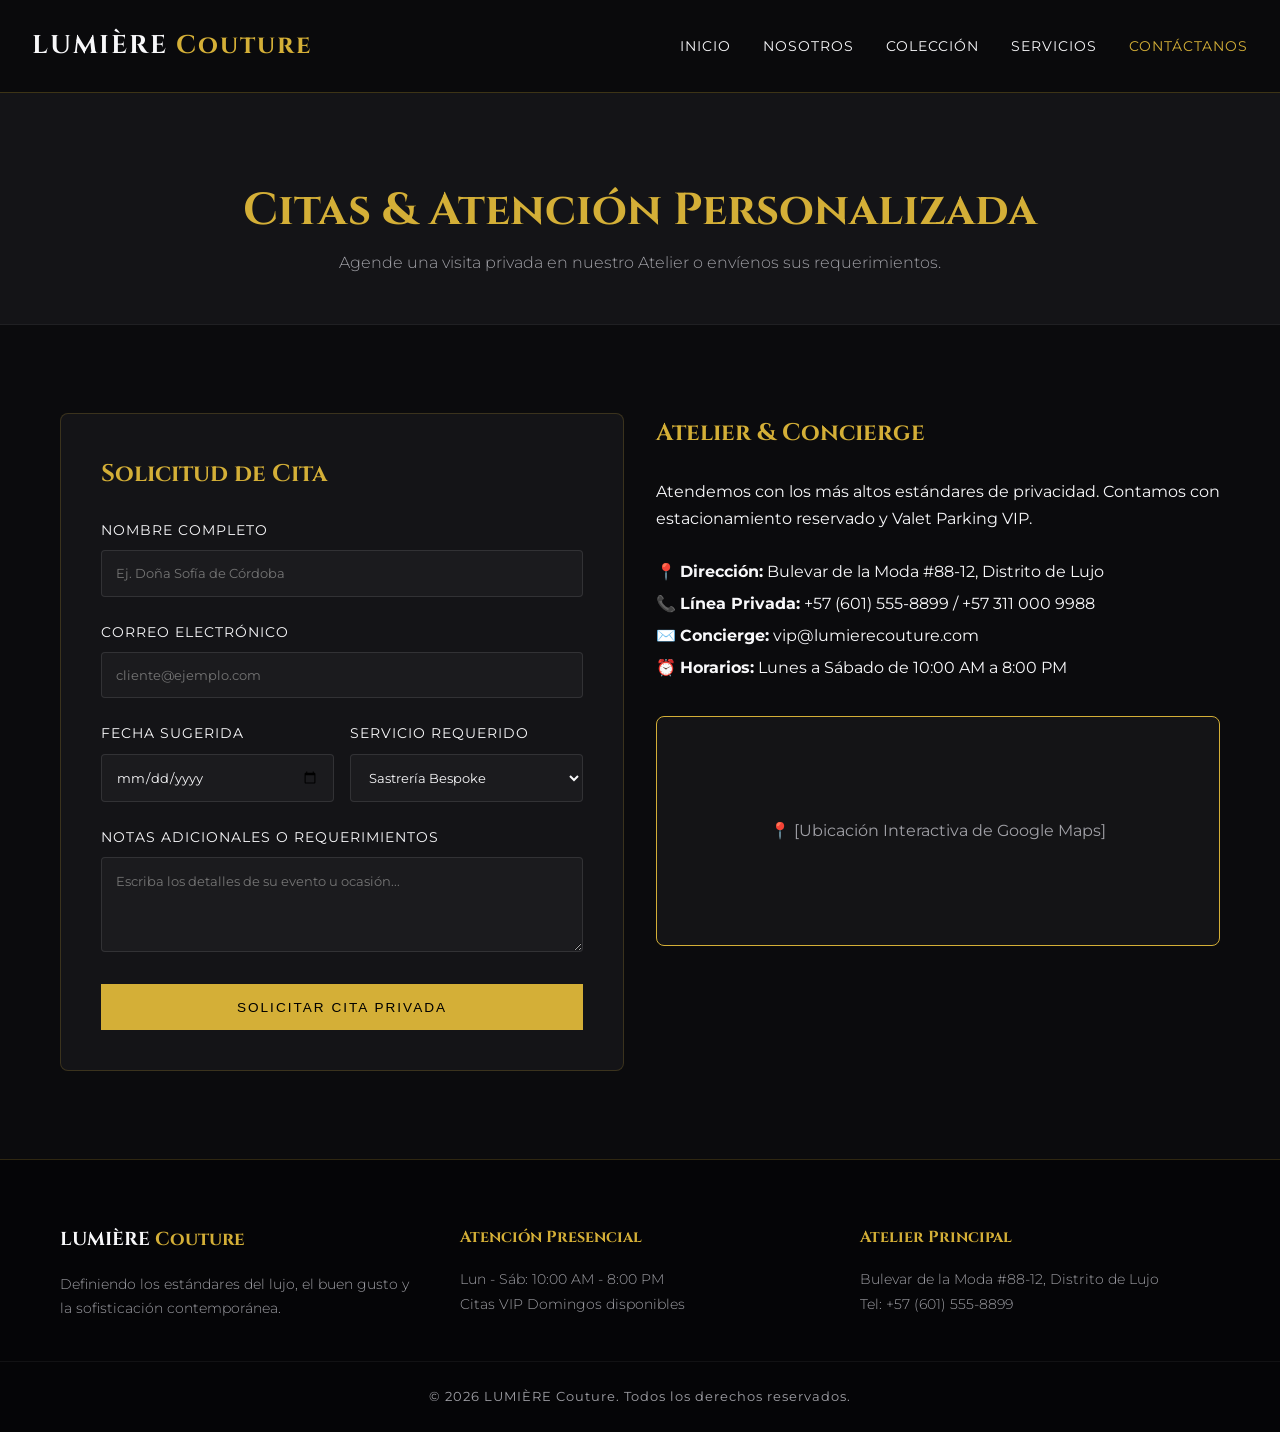
<file: contactanos.html>
<!DOCTYPE html>
<html lang="es">
<head>
  <meta charset="UTF-8">
  <meta name="viewport" content="width=device-width, initial-scale=1.0">
  <title>LUMIÈRE Couture | Reservas y Citas</title>
  <link rel="stylesheet" href="styles.css">
  <link href="https://fonts.googleapis.com/css2?family=Cinzel:wght@400;600;700&family=Montserrat:wght@300;400;500;600&display=swap" rel="stylesheet">
</head>
<body>

  <nav class="navbar">
    <a href="index.html" class="logo">LUMIÈRE <span>Couture</span></a>
    <ul class="nav-links">
      <li><a href="index.html">Inicio</a></li>
      <li><a href="nosotros.html">Nosotros</a></li>
      <li><a href="portafolio.html">Colección</a></li>
      <li><a href="servicios.html">Servicios</a></li>
      <li><a href="contactanos.html" class="active">Contáctanos</a></li>
    </ul>
    <div class="hamburger">
      <span></span>
      <span></span>
      <span></span>
    </div>
  </nav>

  <header class="page-header">
    <h1>Citas & Atención Personalizada</h1>
    <p>Agende una visita privada en nuestro Atelier o envíenos sus requerimientos.</p>
  </header>

  <section class="section">
    <div class="container grid grid-2">
      
      <!-- Formulario de Reserva -->
      <div style="background: var(--dark-secondary); padding: 2.5rem; border-radius: 8px; border: 1px solid rgba(212, 175, 55, 0.2);">
        <h2 style="font-family: 'Cinzel', serif; color: var(--gold); margin-bottom: 1.5rem;">Solicitud de Cita</h2>
        
        <form id="contactForm">
          <div class="form-group">
            <label for="nombre">Nombre Completo</label>
            <input type="text" id="nombre" class="form-control" required placeholder="Ej. Doña Sofía de Córdoba">
          </div>

          <div class="form-group">
            <label for="email">Correo Electrónico</label>
            <input type="email" id="email" class="form-control" required placeholder="cliente@ejemplo.com">
          </div>

          <div class="grid grid-2" style="gap: 1rem;">
            <div class="form-group">
              <label for="fecha">Fecha Sugerida</label>
              <input type="date" id="fecha" class="form-control" required>
            </div>
            <div class="form-group">
              <label for="servicio">Servicio Requerido</label>
              <select id="servicio" class="form-control" required>
                <option value="Sastrería Bespoke">Sastrería Bespoke</option>
                <option value="Vestido de Gala / Noche">Vestido de Gala / Noche</option>
                <option value="Atelier Nupcial">Atelier Nupcial</option>
                <option value="Asesoría de Imagen VIP">Asesoría de Imagen VIP</option>
              </select>
            </div>
          </div>

          <div class="form-group">
            <label for="mensaje">Notas Adicionales o Requerimientos</label>
            <textarea id="mensaje" class="form-control" rows="4" placeholder="Escriba los detalles de su evento u ocasión..."></textarea>
          </div>

          <button type="submit" class="btn btn-primary" style="width: 100%;">Solicitar Cita Privada</button>
        </form>
      </div>

      <!-- Información de Contacto Directo -->
      <div>
        <h2 style="font-family: 'Cinzel', serif; color: var(--gold); margin-bottom: 1.5rem;">Atelier & Concierge</h2>
        <p style="margin-bottom: 1.5rem;">Atendemos con los más altos estándares de privacidad. Contamos con estacionamiento reservado y Valet Parking VIP.</p>
        
        <div style="margin-bottom: 2rem; line-height: 2;">
          <p>📍 <strong>Dirección:</strong> Bulevar de la Moda #88-12, Distrito de Lujo</p>
          <p>📞 <strong>Línea Privada:</strong> +57 (601) 555-8899 / +57 311 000 9988</p>
          <p>✉️ <strong>Concierge:</strong> vip@lumierecouture.com</p>
          <p>⏰ <strong>Horarios:</strong> Lunes a Sábado de 10:00 AM a 8:00 PM</p>
        </div>

        <div style="width: 100%; height: 230px; background: #141416; border-radius: 8px; display: flex; align-items: center; justify-content: center; border: 1px solid var(--gold); color: var(--text-muted);">
          📍 [Ubicación Interactiva de Google Maps]
        </div>
      </div>

    </div>
  </section>

  <!-- Modal emergente -->
  <div id="successModal" class="modal">
    <div class="modal-content">
      <h3>¡Cita Solicitada con Éxito! 🥂</h3>
      <p id="modalMessage">Nuestro equipo Concierge se pondrá en contacto con usted en breve para confirmar los detalles.</p>
      <button class="btn btn-primary" onclick="closeModal()" style="margin-top: 1.5rem;">Aceptar</button>
    </div>
  </div>

  <footer>
    <div class="container footer-content">
      <div class="footer-col">
        <h3>LUMIÈRE <span>Couture</span></h3>
        <p>Definiendo los estándares del lujo, el buen gusto y la sofisticación contemporánea.</p>
      </div>
      <div class="footer-col">
        <h4>Atención Presencial</h4>
        <p>Lun - Sáb: 10:00 AM - 8:00 PM</p>
        <p>Citas VIP Domingos disponibles</p>
      </div>
      <div class="footer-col">
        <h4>Atelier Principal</h4>
        <p>Bulevar de la Moda #88-12, Distrito de Lujo</p>
        <p>Tel: +57 (601) 555-8899</p>
      </div>
    </div>
    <div class="footer-bottom">
      <p>&copy; 2026 LUMIÈRE Couture. Todos los derechos reservados.</p>
    </div>
  </footer>

  <script src="script.js"></script>
</body>
</html>
</file>
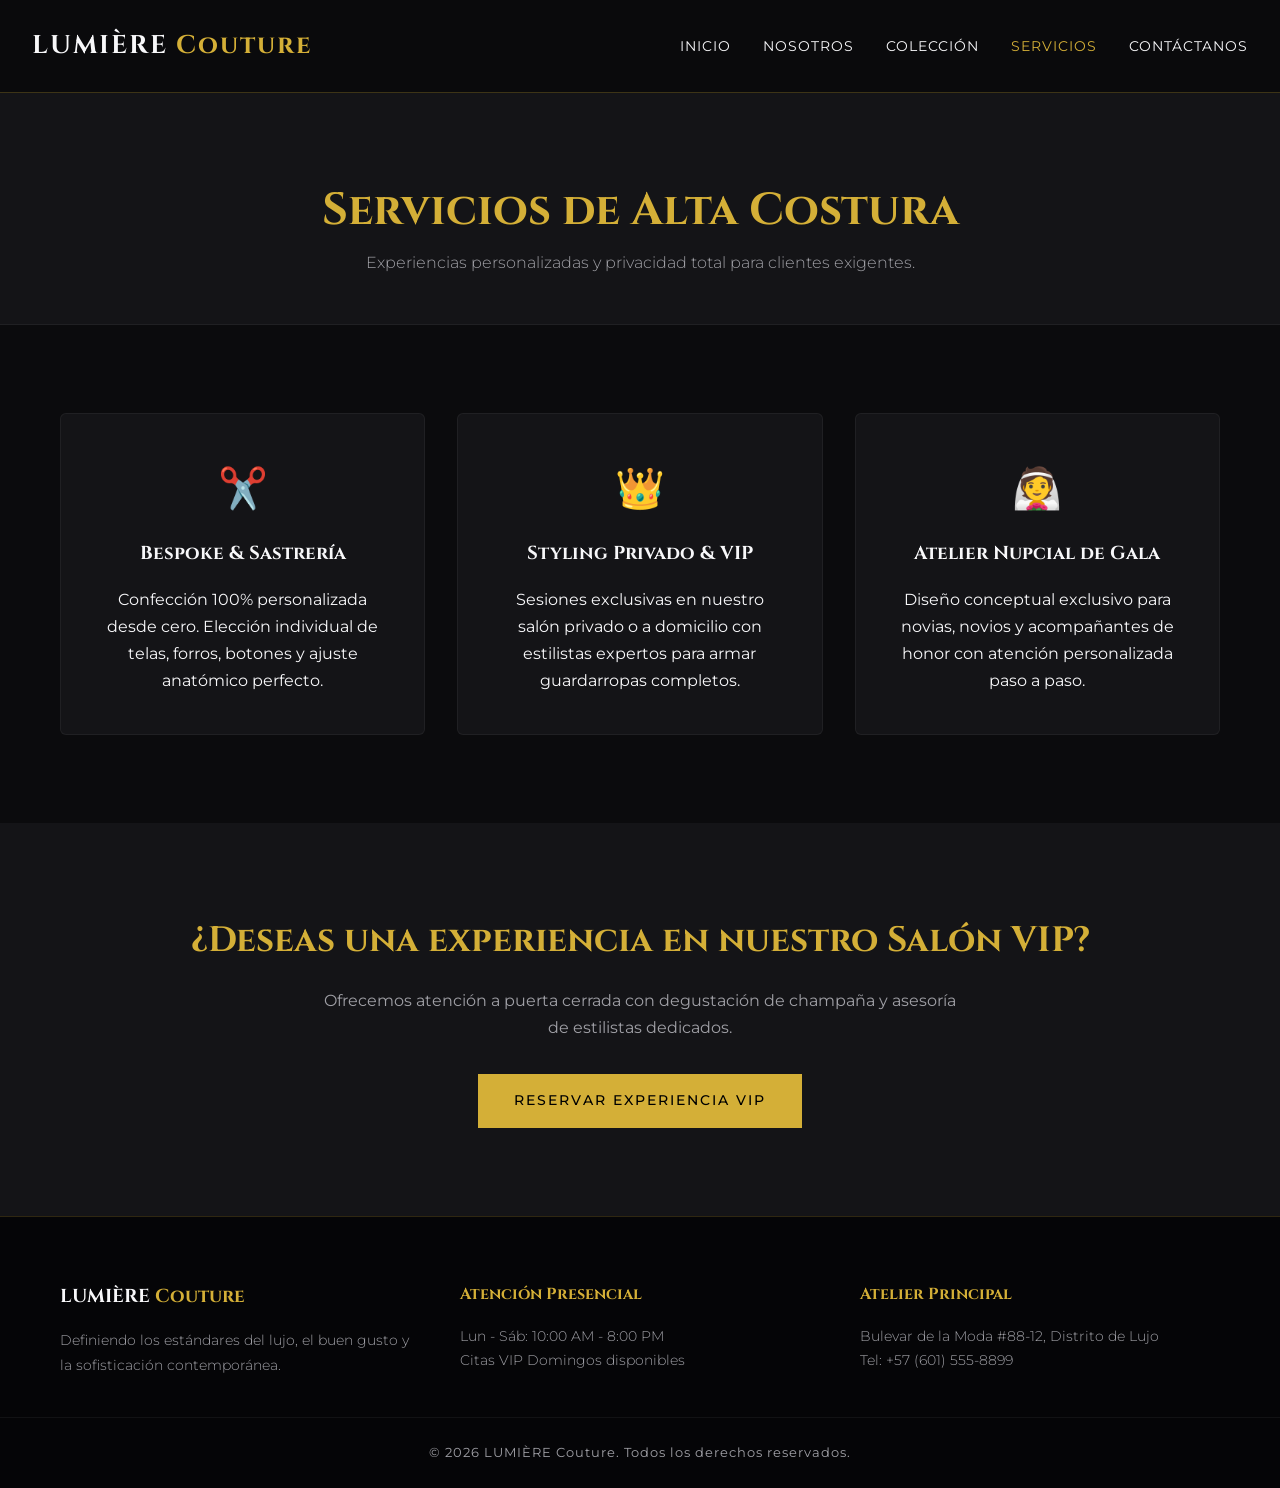
<file: servicios.html>
<!DOCTYPE html>
<html lang="es">
<head>
  <meta charset="UTF-8">
  <meta name="viewport" content="width=device-width, initial-scale=1.0">
  <title>LUMIÈRE Couture | Servicios Exclusivos</title>
  <link rel="stylesheet" href="styles.css">
  <link href="https://fonts.googleapis.com/css2?family=Cinzel:wght@400;600;700&family=Montserrat:wght@300;400;500;600&display=swap" rel="stylesheet">
</head>
<body>

  <nav class="navbar">
    <a href="index.html" class="logo">LUMIÈRE <span>Couture</span></a>
    <ul class="nav-links">
      <li><a href="index.html">Inicio</a></li>
      <li><a href="nosotros.html">Nosotros</a></li>
      <li><a href="portafolio.html">Colección</a></li>
      <li><a href="servicios.html" class="active">Servicios</a></li>
      <li><a href="contactanos.html">Contáctanos</a></li>
    </ul>
    <div class="hamburger">
      <span></span>
      <span></span>
      <span></span>
    </div>
  </nav>

  <header class="page-header">
    <h1>Servicios de Alta Costura</h1>
    <p>Experiencias personalizadas y privacidad total para clientes exigentes.</p>
  </header>

  <section class="section">
    <div class="container grid grid-3">
      
      <div class="card" style="padding: 2.5rem; text-align: center;">
        <div style="font-size: 2.5rem; color: var(--gold); margin-bottom: 1rem;">✂️</div>
        <h3 style="margin-bottom: 1rem; font-family: 'Cinzel', serif;">Bespoke & Sastrería</h3>
        <p>Confección 100% personalizada desde cero. Elección individual de telas, forros, botones y ajuste anatómico perfecto.</p>
      </div>

      <div class="card" style="padding: 2.5rem; text-align: center;">
        <div style="font-size: 2.5rem; color: var(--gold); margin-bottom: 1rem;">👑</div>
        <h3 style="margin-bottom: 1rem; font-family: 'Cinzel', serif;">Styling Privado & VIP</h3>
        <p>Sesiones exclusivas en nuestro salón privado o a domicilio con estilistas expertos para armar guardarropas completos.</p>
      </div>

      <div class="card" style="padding: 2.5rem; text-align: center;">
        <div style="font-size: 2.5rem; color: var(--gold); margin-bottom: 1rem;">👰</div>
        <h3 style="margin-bottom: 1rem; font-family: 'Cinzel', serif;">Atelier Nupcial de Gala</h3>
        <p>Diseño conceptual exclusivo para novias, novios y acompañantes de honor con atención personalizada paso a paso.</p>
      </div>

    </div>
  </section>

  <section class="section" style="background: var(--dark-secondary);">
    <div class="container" style="text-align: center;">
      <h2 style="font-family: 'Cinzel', serif; color: var(--gold); font-size: 2.2rem; margin-bottom: 1rem;">¿Deseas una experiencia en nuestro Salón VIP?</h2>
      <p style="margin-bottom: 2rem; max-width: 650px; margin-left: auto; margin-right: auto; color: var(--text-muted);">Ofrecemos atención a puerta cerrada con degustación de champaña y asesoría de estilistas dedicados.</p>
      <a href="contactanos.html" class="btn btn-primary">Reservar Experiencia VIP</a>
    </div>
  </section>

  <footer>
    <div class="container footer-content">
      <div class="footer-col">
        <h3>LUMIÈRE <span>Couture</span></h3>
        <p>Definiendo los estándares del lujo, el buen gusto y la sofisticación contemporánea.</p>
      </div>
      <div class="footer-col">
        <h4>Atención Presencial</h4>
        <p>Lun - Sáb: 10:00 AM - 8:00 PM</p>
        <p>Citas VIP Domingos disponibles</p>
      </div>
      <div class="footer-col">
        <h4>Atelier Principal</h4>
        <p>Bulevar de la Moda #88-12, Distrito de Lujo</p>
        <p>Tel: +57 (601) 555-8899</p>
      </div>
    </div>
    <div class="footer-bottom">
      <p>&copy; 2026 LUMIÈRE Couture. Todos los derechos reservados.</p>
    </div>
  </footer>

  <script src="script.js"></script>
</body>
</html>
</file>
<file: styles.css>
/* --- PALETA DE LUJO & VARIABLES --- */
:root {
  --gold: #d4af37;
  --gold-hover: #f3c638;
  --dark-bg: #0b0b0d;
  --dark-secondary: #141417;
  --text-light: #f8f8fa;
  --text-muted: #a0a0a6;
  --transition: all 0.35s ease-in-out;
}

/* --- REGLAS BASE --- */
* {
  margin: 0;
  padding: 0;
  box-sizing: border-box;
}

body {
  font-family: 'Montserrat', sans-serif;
  background-color: var(--dark-bg);
  color: var(--text-light);
  line-height: 1.7;
}

a {
  text-decoration: none;
  color: inherit;
}

.container {
  max-width: 1200px;
  margin: 0 auto;
  padding: 0 20px;
}

/* --- NAVEGACIÓN --- */
.navbar {
  display: flex;
  justify-content: space-between;
  align-items: center;
  padding: 1.5rem 2rem;
  background-color: rgba(11, 11, 13, 0.95);
  position: sticky;
  top: 0;
  z-index: 1000;
  backdrop-filter: blur(10px);
  border-bottom: 1px solid rgba(212, 175, 55, 0.25);
}

.logo {
  font-family: 'Cinzel', serif;
  font-size: 1.6rem;
  font-weight: 700;
  letter-spacing: 2px;
  color: var(--text-light);
}

.logo span {
  color: var(--gold);
}

.nav-links {
  display: flex;
  list-style: none;
  gap: 2rem;
}

.nav-links a {
  font-size: 0.9rem;
  letter-spacing: 1px;
  text-transform: uppercase;
  font-weight: 400;
  transition: var(--transition);
}

.nav-links a:hover,
.nav-links a.active {
  color: var(--gold);
}

.hamburger {
  display: none;
  flex-direction: column;
  cursor: pointer;
  gap: 5px;
}

.hamburger span {
  width: 25px;
  height: 2px;
  background-color: var(--gold);
  transition: var(--transition);
}

/* --- HERO & ENCABEZADOS --- */
.hero {
  height: 85vh;
  background: linear-gradient(rgba(0, 0, 0, 0.75), rgba(0, 0, 0, 0.75)), 
              url('https://images.unsplash.com/photo-1490481651871-ab68de25d43d?auto=format&fit=crop&w=1600&q=80') center/cover no-repeat;
  display: flex;
  align-items: center;
  justify-content: center;
  text-align: center;
  padding: 0 1rem;
}

.hero-content {
  max-width: 800px;
}

.subtitle {
  color: var(--gold);
  text-transform: uppercase;
  letter-spacing: 4px;
  font-size: 0.85rem;
  display: block;
  margin-bottom: 1rem;
}

.hero h1 {
  font-family: 'Cinzel', serif;
  font-size: 3.5rem;
  margin-bottom: 1.5rem;
  line-height: 1.2;
  font-weight: 600;
}

.hero p {
  font-size: 1.05rem;
  color: var(--text-muted);
  margin-bottom: 2.5rem;
  font-weight: 300;
}

.page-header {
  padding: 5rem 1rem 3rem;
  text-align: center;
  background: var(--dark-secondary);
  border-bottom: 1px solid rgba(255, 255, 255, 0.05);
}

.page-header h1 {
  font-family: 'Cinzel', serif;
  font-size: 2.8rem;
  color: var(--gold);
}

.page-header p {
  color: var(--text-muted);
  font-weight: 300;
}

/* --- BOTONES --- */
.btn {
  display: inline-block;
  padding: 0.9rem 2.2rem;
  font-size: 0.85rem;
  letter-spacing: 2px;
  text-transform: uppercase;
  font-weight: 500;
  cursor: pointer;
  transition: var(--transition);
  border: 1px solid transparent;
}

.btn-primary {
  background-color: var(--gold);
  color: #000;
}

.btn-primary:hover {
  background-color: var(--gold-hover);
  transform: translateY(-2px);
}

.btn-secondary {
  border-color: var(--gold);
  color: var(--gold);
  background: transparent;
}

.btn-secondary:hover {
  background-color: var(--gold);
  color: #000;
}

/* --- SECCIONES & REJILLAS --- */
.section {
  padding: 5.5rem 0;
}

.section-title {
  text-align: center;
  margin-bottom: 3.5rem;
}

.section-title h2 {
  font-family: 'Cinzel', serif;
  font-size: 2.3rem;
  color: var(--gold);
}

.section-title p {
  color: var(--text-muted);
  font-weight: 300;
}

.grid {
  display: grid;
  gap: 2rem;
}

.grid-2 { grid-template-columns: repeat(2, 1fr); }
.grid-3 { grid-template-columns: repeat(3, 1fr); }

/* --- TARJETAS --- */
.card {
  background-color: var(--dark-secondary);
  border-radius: 6px;
  overflow: hidden;
  border: 1px solid rgba(255, 255, 255, 0.05);
  transition: var(--transition);
}

.card:hover {
  transform: translateY(-6px);
  border-color: var(--gold);
}

.card img {
  width: 100%;
  height: 280px;
  object-fit: cover;
}

.card-body {
  padding: 1.5rem;
}

.card-body h3 {
  font-family: 'Cinzel', serif;
  font-size: 1.2rem;
  margin-bottom: 0.5rem;
}

.card-body p {
  color: var(--text-muted);
  font-size: 0.88rem;
  margin-bottom: 1rem;
  font-weight: 300;
}

.price {
  font-size: 1.1rem;
  font-weight: 600;
  color: var(--gold);
}

/* --- FILTROS DE CATÁLOGO --- */
.filter-container {
  display: flex;
  justify-content: center;
  gap: 1rem;
  margin-bottom: 3.5rem;
  flex-wrap: wrap;
}

.filter-btn {
  background: transparent;
  border: 1px solid var(--gold);
  color: var(--text-light);
  padding: 0.6rem 1.8rem;
  font-size: 0.8rem;
  letter-spacing: 1px;
  text-transform: uppercase;
  cursor: pointer;
  transition: var(--transition);
}

.filter-btn.active, .filter-btn:hover {
  background: var(--gold);
  color: #000;
}

/* --- FORMULARIOS --- */
.form-group {
  margin-bottom: 1.5rem;
}

.form-group label {
  display: block;
  margin-bottom: 0.5rem;
  font-size: 0.85rem;
  letter-spacing: 1px;
  text-transform: uppercase;
  color: var(--text-light);
}

.form-control {
  width: 100%;
  padding: 0.9rem;
  background: rgba(255, 255, 255, 0.03);
  border: 1px solid rgba(255, 255, 255, 0.1);
  border-radius: 4px;
  color: var(--text-light);
  font-family: inherit;
}

.form-control:focus {
  outline: none;
  border-color: var(--gold);
}

/* --- VENTANA MODAL --- */
.modal {
  display: none;
  position: fixed;
  top: 0;
  left: 0;
  width: 100%;
  height: 100%;
  background: rgba(0, 0, 0, 0.85);
  align-items: center;
  justify-content: center;
  z-index: 2000;
}

.modal-content {
  background: var(--dark-secondary);
  padding: 3rem;
  border-radius: 8px;
  max-width: 450px;
  text-align: center;
  border: 1px solid var(--gold);
}

.modal-content h3 {
  font-family: 'Cinzel', serif;
  color: var(--gold);
  margin-bottom: 1rem;
}

.modal-content p {
  color: var(--text-muted);
  font-size: 0.9rem;
}

/* --- FOOTER --- */
footer {
  background-color: #050507;
  border-top: 1px solid rgba(212, 175, 55, 0.2);
  padding: 4rem 0 1.5rem;
}

.footer-content {
  display: grid;
  grid-template-columns: repeat(3, 1fr);
  gap: 2.5rem;
  margin-bottom: 2.5rem;
}

.footer-col h3 {
  font-family: 'Cinzel', serif;
  color: var(--text-light);
  margin-bottom: 1rem;
}

.footer-col h3 span {
  color: var(--gold);
}

.footer-col h4 {
  font-family: 'Cinzel', serif;
  color: var(--gold);
  margin-bottom: 1rem;
  font-size: 1rem;
}

.footer-col p {
  color: var(--text-muted);
  font-size: 0.9rem;
  font-weight: 300;
}

.footer-bottom {
  text-align: center;
  border-top: 1px solid rgba(255, 255, 255, 0.05);
  padding-top: 1.5rem;
  color: var(--text-muted);
  font-size: 0.8rem;
  letter-spacing: 1px;
}

/* --- ADAPTABILIDAD MÓVIL --- */
@media (max-width: 768px) {
  .hamburger { display: flex; }
  .nav-links {
    display: none;
    position: absolute;
    top: 100%;
    left: 0;
    width: 100%;
    background-color: var(--dark-bg);
    flex-direction: column;
    padding: 2.5rem;
    text-align: center;
    border-bottom: 1px solid var(--gold);
  }
  .nav-links.active { display: flex; }
  .grid-2, .grid-3, .footer-content { grid-template-columns: 1fr; }
  .hero h1 { font-size: 2.2rem; }
}
</file>
